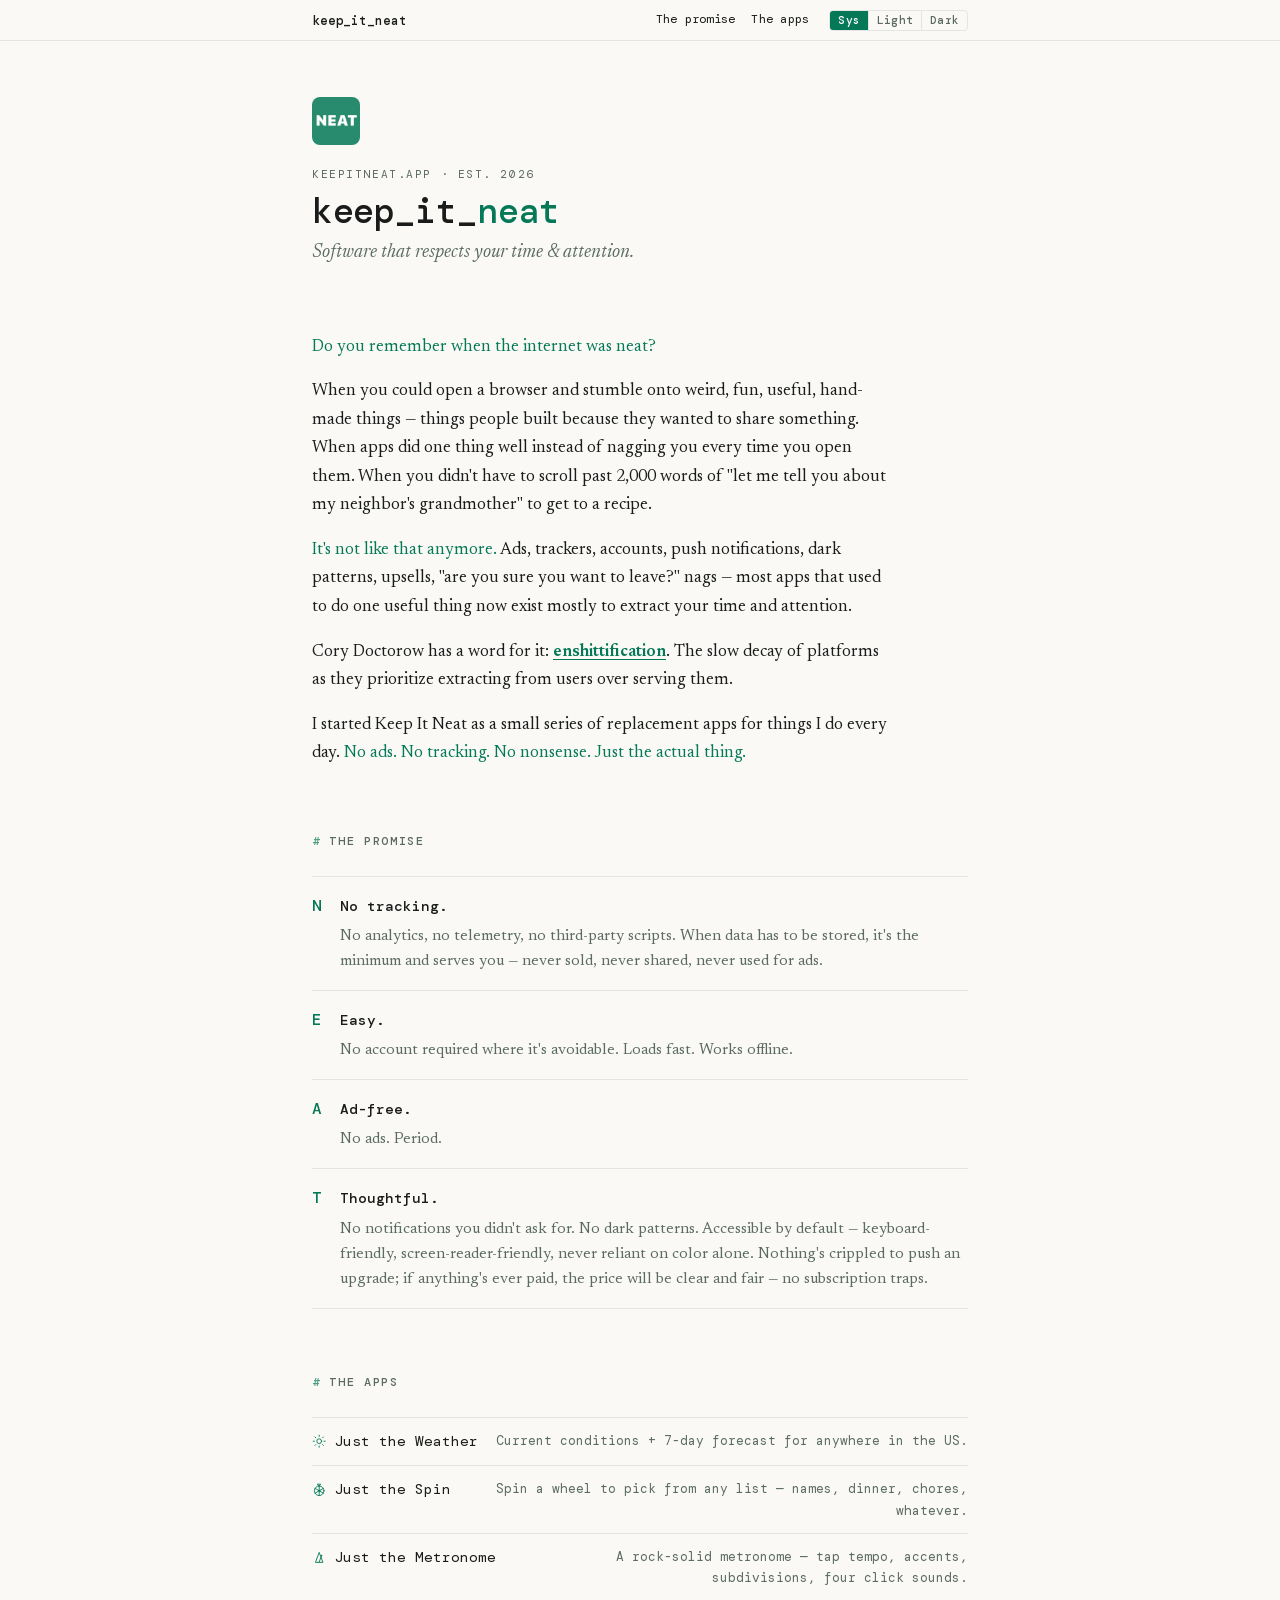
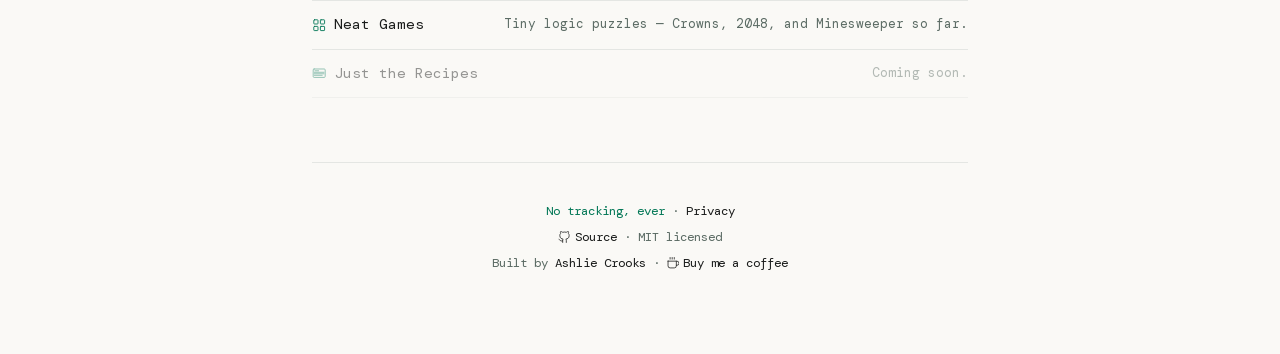
<file: index.html>
<!DOCTYPE html>
<html lang="en">
<head>
  <meta charset="UTF-8">
  <meta name="viewport" content="width=device-width, initial-scale=1">
  <title>Keep It Neat</title>
  <meta name="description" content="A small series of replacement apps for things you do every day. No ads. No tracking. No nonsense.">
  <meta name="theme-color" content="#047857">
  <link rel="icon" type="image/svg+xml" href="/icons/favicon.svg">
  <script>(function(){var s=localStorage.getItem('theme');if(s&&s!=='system')document.documentElement.setAttribute('data-theme',s);})();</script>
  <link rel="stylesheet" href="/styles.css">
</head>
<body id="top">
  <header class="topnav">
    <div class="topnav-inner">
      <a class="topnav-brand" href="#top">keep_it_neat</a>
      <button class="nav-toggle" id="nav-toggle" type="button" aria-label="Menu" aria-expanded="false" aria-controls="nav-menu">
        <svg viewBox="0 0 24 24" fill="none" stroke="currentColor" stroke-width="2" stroke-linecap="round" aria-hidden="true"><line x1="4" y1="7" x2="20" y2="7"/><line x1="4" y1="12" x2="20" y2="12"/><line x1="4" y1="17" x2="20" y2="17"/></svg>
      </button>
      <div class="topnav-menu" id="nav-menu">
        <nav class="topnav-links">
          <a href="#promise">The promise</a>
          <a href="#apps">The apps</a>
        </nav>
        <div class="theme-toggle" role="radiogroup" aria-label="Theme">
          <button type="button" data-theme-set="system" aria-pressed="true">Sys</button>
          <button type="button" data-theme-set="light" aria-pressed="false">Light</button>
          <button type="button" data-theme-set="dark" aria-pressed="false">Dark</button>
        </div>
      </div>
    </div>
  </header>
  <main>
    <header class="hero">
      <img src="/icons/neat-logo.png" alt="" width="48" height="48" class="hero-mark">
      <p class="hero-kicker">keepitneat.app · est. 2026</p>
      <h1>keep_it_<span class="wordmark-accent">neat</span></h1>
      <p class="tagline">Software that respects your time &amp; attention.</p>
      <p class="tagline-punch">Software that respects you.</p>
    </header>

    <section class="intro">
      <p><span class="highlight">Do you remember when the internet was neat?</span></p>
      <p>When you could open a browser and stumble onto weird, fun, useful, hand-made things — things people built because they wanted to share something. When apps did one thing well instead of nagging you every time you open them. When you didn't have to scroll past 2,000 words of "let me tell you about my neighbor's grandmother" to get to a recipe.</p>
      <p><span class="highlight">It's not like that anymore.</span> Ads, trackers, accounts, push notifications, dark patterns, upsells, "are you sure you want to leave?" nags — most apps that used to do one useful thing now exist mostly to extract your time and attention.</p>
      <p>Cory Doctorow has a word for it: <a href="https://pluralistic.net/2023/01/21/potemkin-ai/#hey-guys" target="_blank" rel="noopener noreferrer"><strong class="highlight">enshittification</strong></a>. The slow decay of platforms as they prioritize extracting from users over serving them.</p>
      <p>I started Keep It Neat as a small series of replacement apps for things I do every day. <span class="highlight">No ads. No tracking. No nonsense. Just the actual thing.</span></p>
    </section>

    <section class="promise" id="promise">
      <h2>the promise</h2>
      <dl>
        <div class="principle">
          <dt><span class="letter">N</span> No tracking.</dt>
          <dd>No analytics, no telemetry, no third-party scripts. When data has to be stored, it's the minimum and serves you — never sold, never shared, never used for ads.</dd>
        </div>
        <div class="principle">
          <dt><span class="letter">E</span> Easy.</dt>
          <dd>No account required where it's avoidable. Loads fast. Works offline.</dd>
        </div>
        <div class="principle">
          <dt><span class="letter">A</span> Ad-free.</dt>
          <dd>No ads. Period.</dd>
        </div>
        <div class="principle">
          <dt><span class="letter">T</span> Thoughtful.</dt>
          <dd>No notifications you didn't ask for. No dark patterns. Accessible by default — keyboard-friendly, screen-reader-friendly, never reliant on color alone. Nothing's crippled to push an upgrade; if anything's ever paid, the price will be clear and fair — no subscription traps.</dd>
        </div>
      </dl>
    </section>

    <section class="apps" id="apps">
      <h2>the apps</h2>
      <ul>
        <li>
          <a href="https://weather.keepitneat.app" class="app-link">
            <span class="app-name">
              <svg viewBox="0 0 24 24" fill="none" stroke="currentColor" stroke-width="1.5" stroke-linecap="round" stroke-linejoin="round" class="app-icon" aria-hidden="true">
                <circle cx="12" cy="12" r="4"/>
                <line x1="12" y1="2" x2="12" y2="4"/><line x1="12" y1="20" x2="12" y2="22"/>
                <line x1="2" y1="12" x2="4" y2="12"/><line x1="20" y1="12" x2="22" y2="12"/>
                <line x1="4.93" y1="4.93" x2="6.34" y2="6.34"/><line x1="17.66" y1="17.66" x2="19.07" y2="19.07"/>
                <line x1="4.93" y1="19.07" x2="6.34" y2="17.66"/><line x1="17.66" y1="6.34" x2="19.07" y2="4.93"/>
              </svg>
              Just the Weather
            </span>
            <span class="app-desc">Current conditions + 7-day forecast for anywhere in the US.</span>
          </a>
        </li>
        <li>
          <a href="https://spin.keepitneat.app" class="app-link">
            <span class="app-name">
              <svg viewBox="0 0 24 24" fill="none" stroke="currentColor" stroke-width="1.5" stroke-linecap="round" stroke-linejoin="round" class="app-icon" aria-hidden="true">
                <circle cx="12" cy="13" r="8"/>
                <line x1="12" y1="5" x2="12" y2="21"/>
                <line x1="5.07" y1="9" x2="18.93" y2="17"/>
                <line x1="5.07" y1="17" x2="18.93" y2="9"/>
                <circle cx="12" cy="13" r="1"/>
                <path d="M9.5 2 L14.5 2 L12 5 Z"/>
              </svg>
              Just the Spin
            </span>
            <span class="app-desc">Spin a wheel to pick from any list — names, dinner, chores, whatever.</span>
          </a>
        </li>
        <li>
          <a href="https://metronome.keepitneat.app" class="app-link">
            <span class="app-name">
              <svg viewBox="0 0 24 24" fill="none" stroke="currentColor" stroke-width="1.5" stroke-linecap="round" stroke-linejoin="round" class="app-icon" aria-hidden="true">
                <path d="M6 20 L12 4 L18 20 Z"/>
                <line x1="12" y1="20" x2="16" y2="9"/>
                <circle cx="16" cy="9" r="1.25" fill="currentColor" stroke="none"/>
              </svg>
              Just the Metronome
            </span>
            <span class="app-desc">A rock-solid metronome — tap tempo, accents, subdivisions, four click sounds.</span>
          </a>
        </li>
        <li>
          <a href="https://games.keepitneat.app" class="app-link">
            <span class="app-name">
              <svg viewBox="0 0 24 24" fill="none" stroke="currentColor" stroke-width="1.5" stroke-linecap="round" stroke-linejoin="round" class="app-icon" aria-hidden="true">
                <rect x="3" y="3" width="7" height="7" rx="1"/>
                <rect x="14" y="3" width="7" height="7" rx="1"/>
                <rect x="3" y="14" width="7" height="7" rx="1"/>
                <rect x="14" y="14" width="7" height="7" rx="1"/>
              </svg>
              Neat Games
            </span>
            <span class="app-desc">Tiny logic puzzles — Crowns, 2048, and Minesweeper so far.</span>
          </a>
        </li>
        <li>
          <span class="app-link app-soon">
            <span class="app-name">
              <svg viewBox="0 0 24 24" fill="none" stroke="currentColor" stroke-width="1.5" stroke-linecap="round" stroke-linejoin="round" class="app-icon" aria-hidden="true">
                <rect x="2" y="5" width="20" height="14" rx="1.5"/>
                <line x1="5" y1="8" x2="11" y2="8"/>
                <line x1="4" y1="10.5" x2="20" y2="10.5"/>
                <line x1="4" y1="13" x2="20" y2="13"/>
                <line x1="4" y1="15.5" x2="17" y2="15.5"/>
              </svg>
              Just the Recipes
            </span>
            <span class="app-desc">Coming soon.</span>
          </span>
        </li>
      </ul>
    </section>

    <footer>
      <p class="footer-line"><span class="footer-em">No tracking, ever</span> · <a href="/privacy/">Privacy</a></p>
      <p class="footer-line"><a href="https://github.com/keepitneat"><svg viewBox="0 0 24 24" fill="none" stroke="currentColor" stroke-width="1.5" stroke-linecap="round" stroke-linejoin="round" class="footer-icon" aria-hidden="true"><path d="M9 19c-5 1.5-5-2.5-7-3m14 6v-3.87a3.37 3.37 0 0 0-.94-2.61c3.14-.35 6.44-1.54 6.44-7A5.44 5.44 0 0 0 20 4.77 5.07 5.07 0 0 0 19.91 1S18.73.65 16 2.48a13.38 13.38 0 0 0-7 0C6.27.65 5.09 1 5.09 1A5.07 5.07 0 0 0 5 4.77a5.44 5.44 0 0 0-1.5 3.78c0 5.42 3.3 6.61 6.44 7A3.37 3.37 0 0 0 9 18.13V22"/></svg>Source</a> · MIT licensed</p>
      <p class="footer-line">Built by <a href="https://ashliecrooks.dev">Ashlie Crooks</a> · <a href="https://ko-fi.com/keepitneat"><svg viewBox="0 0 24 24" fill="none" stroke="currentColor" stroke-width="1.5" stroke-linecap="round" stroke-linejoin="round" class="footer-icon" aria-hidden="true"><path d="M18 8h1a4 4 0 0 1 0 8h-1"/><path d="M2 8h16v9a4 4 0 0 1-4 4H6a4 4 0 0 1-4-4V8z"/><line x1="6" y1="1" x2="6" y2="4"/><line x1="10" y1="1" x2="10" y2="4"/><line x1="14" y1="1" x2="14" y2="4"/></svg>Buy me a coffee</a></p>
    </footer>
  </main>
  <script src="/site.js" defer></script>
</body>
</html>
</file>
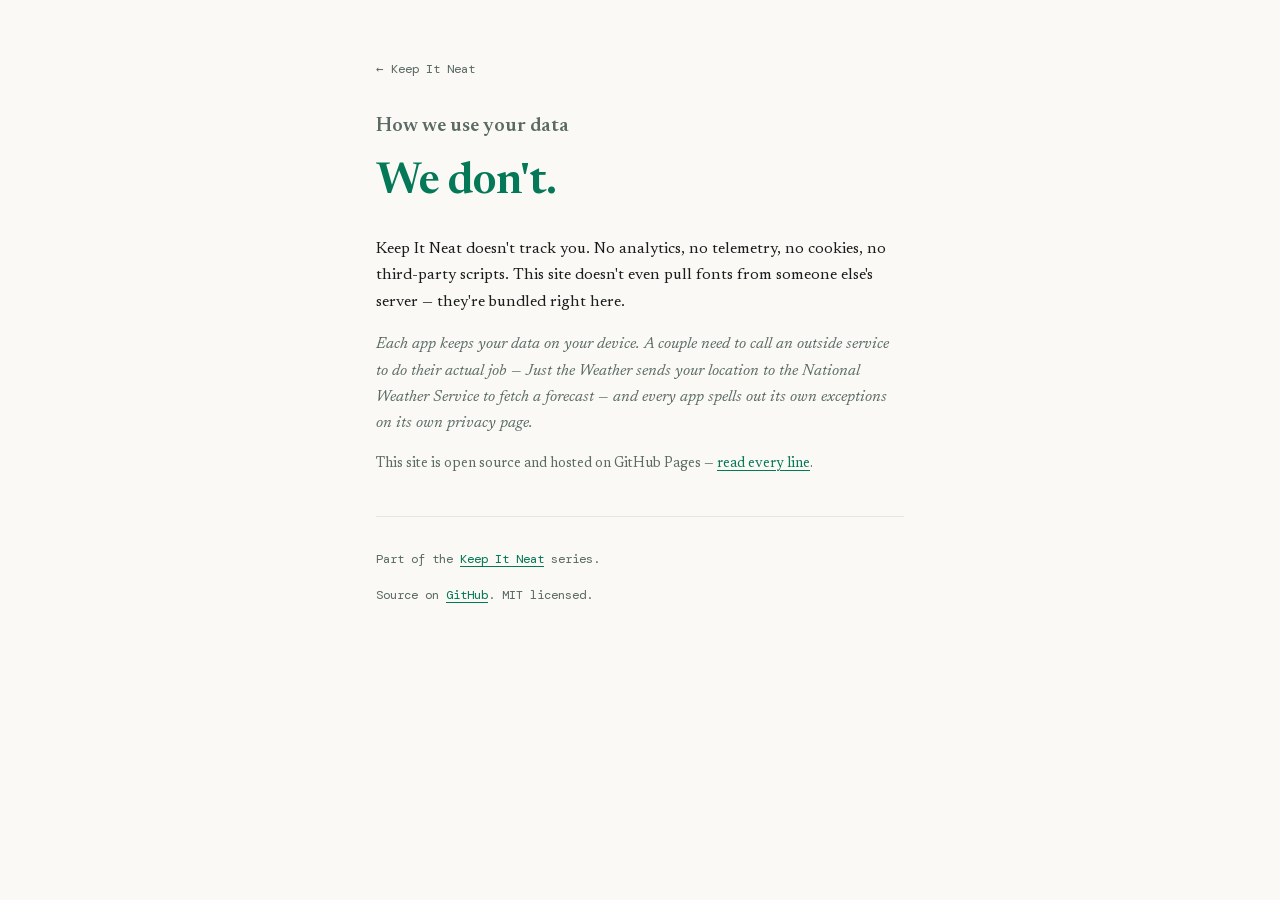
<file: privacy/index.html>
<!DOCTYPE html>
<html lang="en">
<head>
  <meta charset="UTF-8">
  <meta name="viewport" content="width=device-width, initial-scale=1">
  <title>Privacy · Keep It Neat</title>
  <meta name="description" content="How we use your data: we don't.">
  <meta name="theme-color" content="#047857">
  <link rel="icon" type="image/svg+xml" href="/icons/favicon.svg">
  <script>(function(){var s=localStorage.getItem('theme');if(s&&s!=='system')document.documentElement.setAttribute('data-theme',s);})();</script>
  <link rel="stylesheet" href="/styles.css">
</head>
<body>
  <main class="privacy">
    <p><a class="privacy-back" href="/">← Keep It Neat</a></p>

    <h1>How we use your data</h1>
    <p class="privacy-hero">We don't.</p>

    <p>Keep It Neat doesn't track you. No analytics, no telemetry, no cookies, no third-party scripts. This site doesn't even pull fonts from someone else's server — they're bundled right here.</p>

    <p class="privacy-caveat">Each app keeps your data on your device. A couple need to call an outside service to do their actual job — Just the Weather sends your location to the National Weather Service to fetch a forecast — and every app spells out its own exceptions on its own privacy page.</p>

    <p class="privacy-note">This site is open source and hosted on GitHub Pages — <a href="https://github.com/keepitneat">read every line</a>.</p>

    <footer>
      <p>Part of the <a href="/">Keep It Neat</a> series.</p>
      <p>Source on <a href="https://github.com/keepitneat">GitHub</a>. MIT licensed.</p>
    </footer>
  </main>
</body>
</html>
</file>
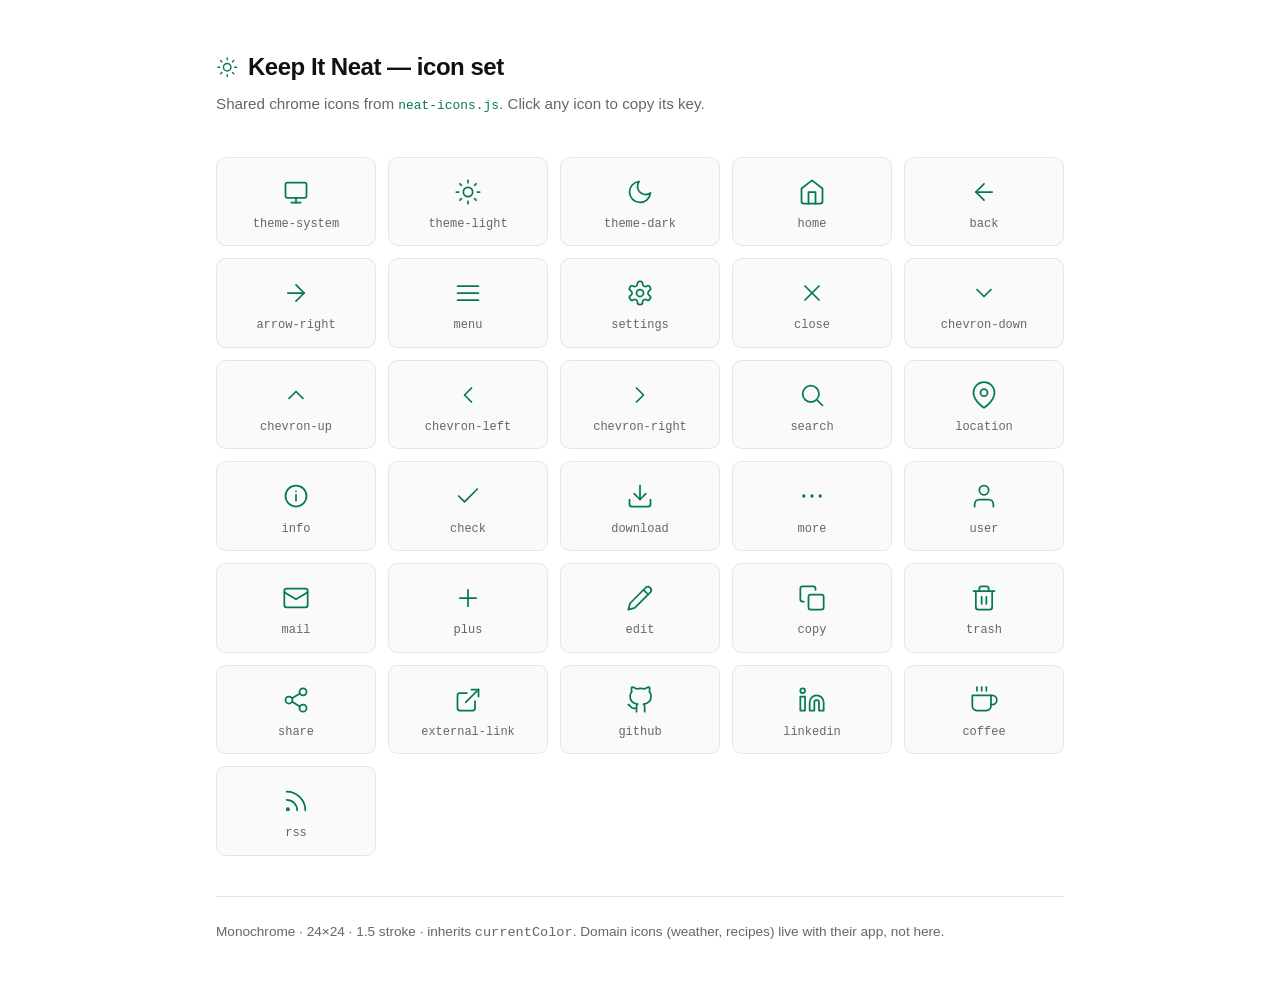
<file: icons/gallery.html>
<!DOCTYPE html>
<html lang="en">
<head>
  <meta charset="UTF-8">
  <meta name="viewport" content="width=device-width, initial-scale=1">
  <title>Keep It Neat — icon set</title>
  <meta name="robots" content="noindex">
  <!--
    Dev-only reference page for the shared chrome icons in neat-icons.js.
    Not linked from the live site. The brand page (index.html) stays
    pure HTML/CSS, no JS — this file is a workshop tool, not production.
    Serve it (ES module import needs HTTP): python3 -m http.server 8766
  -->
  <style>
    :root {
      --bg: #ffffff;
      --text: #111111;
      --text-muted: #666666;
      --border: #e5e5e5;
      --accent: #047857;
      --card-bg: #fafafa;
      --card-hover: #f0f0f0;
    }
    @media (prefers-color-scheme: dark) {
      :root {
        --bg: #0a0a0a;
        --text: #f5f5f5;
        --text-muted: #999999;
        --border: #222222;
        --accent: #34d399;
        --card-bg: #141414;
        --card-hover: #1c1c1c;
      }
    }
    * { box-sizing: border-box; margin: 0; padding: 0; }
    html {
      font-family: -apple-system, BlinkMacSystemFont, "Segoe UI", Roboto,
                   Oxygen, Ubuntu, Cantarell, "Helvetica Neue", sans-serif;
      line-height: 1.6;
      -webkit-font-smoothing: antialiased;
      color-scheme: light dark;
    }
    body { background: var(--bg); color: var(--text); min-height: 100vh; }
    main { max-width: 56rem; margin: 0 auto; padding: 3rem 1.5rem 4rem; }

    header { margin-bottom: 2.5rem; }
    h1 {
      font-size: 1.5rem; font-weight: 650; letter-spacing: -0.02em;
      display: flex; align-items: center; gap: 0.6rem;
    }
    h1 .mark { color: var(--accent); display: inline-flex; }
    h1 .mark svg { width: 1.4rem; height: 1.4rem; }
    .sub { color: var(--text-muted); margin-top: 0.35rem; font-size: 0.95rem; }
    .sub code {
      font-family: ui-monospace, SFMono-Regular, Menlo, monospace;
      font-size: 0.85em; color: var(--accent);
    }

    .grid {
      display: grid;
      grid-template-columns: repeat(auto-fill, minmax(8.5rem, 1fr));
      gap: 0.75rem;
    }
    .cell {
      background: var(--card-bg);
      border: 1px solid var(--border);
      border-radius: 0.6rem;
      padding: 1.25rem 0.75rem 0.9rem;
      display: flex; flex-direction: column; align-items: center; gap: 0.7rem;
      cursor: pointer;
      transition: background 0.15s ease, border-color 0.15s ease, transform 0.15s ease;
      position: relative;
    }
    .cell:hover {
      background: var(--card-hover);
      border-color: var(--accent);
      transform: translateY(-2px);
    }
    .cell:active { transform: translateY(0); }
    .cell .icon { width: 28px; height: 28px; color: var(--accent); }
    .cell .key {
      font-family: ui-monospace, SFMono-Regular, Menlo, monospace;
      font-size: 0.75rem; color: var(--text-muted);
      text-align: center; word-break: break-word;
    }
    .cell.copied { border-color: var(--accent); }
    .cell .toast {
      position: absolute; top: 0.4rem; right: 0.5rem;
      font-size: 0.65rem; font-weight: 600; color: var(--accent);
      opacity: 0; transition: opacity 0.15s ease; pointer-events: none;
    }
    .cell.copied .toast { opacity: 1; }

    footer {
      margin-top: 2.5rem; padding-top: 1.5rem;
      border-top: 1px solid var(--border);
      color: var(--text-muted); font-size: 0.85rem;
    }
  </style>
</head>
<body>
  <main>
    <header>
      <h1><span class="mark" id="mark"></span> Keep It Neat — icon set</h1>
      <p class="sub">Shared chrome icons from <code>neat-icons.js</code>. Click any icon to copy its key.</p>
    </header>

    <div class="grid" id="grid"></div>

    <footer>
      Monochrome · 24×24 · 1.5 stroke · inherits <code>currentColor</code>.
      Domain icons (weather, recipes) live with their app, not here.
    </footer>
  </main>

  <script type="module">
    import { NEAT_ICONS } from './neat-icons.js';

    // Brand mark in the header reuses the theme-light (sun) glyph.
    document.getElementById('mark').innerHTML = NEAT_ICONS['theme-light'];

    const grid = document.getElementById('grid');
    for (const [key, svg] of Object.entries(NEAT_ICONS)) {
      const cell = document.createElement('button');
      cell.type = 'button';
      cell.className = 'cell';
      cell.innerHTML = `${svg}<span class="key">${key}</span><span class="toast">copied</span>`;
      cell.addEventListener('click', async () => {
        try { await navigator.clipboard.writeText(key); } catch { /* ignore */ }
        cell.classList.add('copied');
        setTimeout(() => cell.classList.remove('copied'), 1000);
      });
      grid.appendChild(cell);
    }
  </script>
</body>
</html>
</file>
<file: styles.css>
/* ─── Self-hosted fonts ────────────────────────────────────────── */

@font-face {
  font-family: 'DM Mono';
  font-style: normal;
  font-weight: 400;
  font-display: swap;
  src: url('/fonts/dm-mono-400.woff2') format('woff2');
  unicode-range: U+0000-00FF, U+0131, U+0152-0153, U+02BB-02BC, U+02C6, U+02DA,
    U+02DC, U+0304, U+0308, U+0329, U+2000-206F, U+20AC, U+2122, U+2191, U+2193,
    U+2212, U+2215, U+FEFF, U+FFFD;
}

@font-face {
  font-family: 'DM Mono';
  font-style: normal;
  font-weight: 500;
  font-display: swap;
  src: url('/fonts/dm-mono-500.woff2') format('woff2');
  unicode-range: U+0000-00FF, U+0131, U+0152-0153, U+02BB-02BC, U+02C6, U+02DA,
    U+02DC, U+0304, U+0308, U+0329, U+2000-206F, U+20AC, U+2122, U+2191, U+2193,
    U+2212, U+2215, U+FEFF, U+FFFD;
}

@font-face {
  font-family: 'Newsreader';
  font-style: normal;
  font-weight: 400 600;
  font-display: swap;
  src: url('/fonts/newsreader.woff2') format('woff2');
  unicode-range: U+0000-00FF, U+0131, U+0152-0153, U+02BB-02BC, U+02C6, U+02DA,
    U+02DC, U+0304, U+0308, U+0329, U+2000-206F, U+20AC, U+2122, U+2191, U+2193,
    U+2212, U+2215, U+FEFF, U+FFFD;
}

@font-face {
  font-family: 'Newsreader';
  font-style: italic;
  font-weight: 400 500;
  font-display: swap;
  src: url('/fonts/newsreader-italic.woff2') format('woff2');
  unicode-range: U+0000-00FF, U+0131, U+0152-0153, U+02BB-02BC, U+02C6, U+02DA,
    U+02DC, U+0304, U+0308, U+0329, U+2000-206F, U+20AC, U+2122, U+2191, U+2193,
    U+2212, U+2215, U+FEFF, U+FFFD;
}

/* ─── Design tokens ────────────────────────────────────────────── */

:root {
  --bg:     #faf9f6;
  --text:   #1a1c1b;
  --muted:  #5b6b64;
  --accent: #047857;
  --border: #e4e6e3;
  --card:   #ffffff;

  --mono:  'DM Mono', ui-monospace, SFMono-Regular, Menlo, monospace;
  --serif: 'Newsreader', Georgia, 'Times New Roman', serif;
  --sans:  -apple-system, BlinkMacSystemFont, "Segoe UI", Roboto, sans-serif;
}

@media (prefers-color-scheme: dark) {
  :root {
    --bg:     #0e1311;
    --text:   #e6efe9;
    --muted:  #9fc2b4;
    --accent: #34d399;
    --border: #1c2a25;
    --card:   #121817;
  }
}

[data-theme="light"] {
  --bg:     #faf9f6;
  --text:   #1a1c1b;
  --muted:  #5b6b64;
  --accent: #047857;
  --border: #e4e6e3;
  --card:   #ffffff;
}

[data-theme="dark"] {
  --bg:     #0e1311;
  --text:   #e6efe9;
  --muted:  #9fc2b4;
  --accent: #34d399;
  --border: #1c2a25;
  --card:   #121817;
}

/* ─── Top nav ───────────────────────────────────────────────────── */

.topnav {
  position: sticky;
  top: 0;
  z-index: 100;
  background: var(--bg);
  border-bottom: 1px solid var(--border);
}

.topnav-inner {
  max-width: 44rem;
  margin: 0 auto;
  padding: 0.6rem 1.5rem;
  display: flex;
  align-items: center;
  gap: 1.25rem;
  flex-wrap: wrap;
}

.topnav-brand {
  font-family: var(--mono);
  font-size: 0.8rem;
  font-weight: 500;
  color: var(--text);
  text-decoration: none;
  letter-spacing: -0.01em;
  flex-shrink: 0;
  margin-right: auto;
}

.topnav-brand:hover {
  color: var(--accent);
  text-decoration: none;
}

.topnav-links {
  display: flex;
  align-items: center;
  gap: 1rem;
}

.topnav-links a {
  font-family: var(--mono);
  font-size: 0.75rem;
  color: var(--text);
  text-decoration: none;
  letter-spacing: 0.02em;
  transition: color 0.12s ease;
}

.topnav-links a:hover {
  color: var(--accent);
  text-decoration: none;
}

/* 3-state theme toggle */
.theme-toggle {
  display: flex;
  align-items: center;
  border: 1px solid var(--border);
  border-radius: 4px;
  overflow: hidden;
  flex-shrink: 0;
}

.theme-toggle button {
  font-family: var(--mono);
  font-size: 0.7rem;
  font-weight: 500;
  background: transparent;
  color: var(--muted);
  border: none;
  border-left: 1px solid var(--border);
  padding: 0.25rem 0.5rem;
  cursor: pointer;
  line-height: 1;
  transition: background 0.12s ease, color 0.12s ease;
  letter-spacing: 0.02em;
}

.theme-toggle button:first-child {
  border-left: none;
}

.theme-toggle button:hover {
  color: var(--text);
}

.theme-toggle button[aria-pressed="true"] {
  background: var(--accent);
  color: #fff;
}

[data-theme="light"] .theme-toggle button[aria-pressed="true"] {
  color: #fff;
}

[data-theme="dark"] .theme-toggle button[aria-pressed="true"] {
  color: #0e1311;
}

/* Hamburger button — hidden on wide screens, shown ≤640px */
.nav-toggle {
  display: none;
  width: 38px;
  height: 34px;
  align-items: center;
  justify-content: center;
  padding: 0;
  background: transparent;
  border: 1px solid var(--border);
  border-radius: 6px;
  color: var(--text);
  cursor: pointer;
}
.nav-toggle svg { width: 20px; height: 20px; }
.nav-toggle:hover { color: var(--accent); border-color: var(--accent); }

/* On wide screens the menu is an inline row (links + toggle) */
.topnav-menu { display: flex; align-items: center; gap: 1.25rem; }

@media (max-width: 640px) {
  .topnav-inner { position: relative; }
  .nav-toggle { display: inline-flex; }
  .topnav-menu {
    display: none;
    position: absolute;
    left: 0;
    right: 0;
    top: 100%;
    flex-direction: column;
    align-items: flex-end;
    gap: 1rem;
    padding: 1rem 1.5rem;
    background: var(--bg);
    border-bottom: 1px solid var(--border);
    box-shadow: 0 8px 16px rgba(0, 0, 0, 0.12);
  }
  .topnav-menu.open { display: flex; }

  /* Stack the nav links vertically in the dropdown, right-aligned under the
     hamburger (the theme toggle stays a horizontal segment) */
  .topnav-menu .topnav-links {
    flex-direction: column;
    align-items: flex-end;
    gap: 0.85rem;
  }

  /* Apps list: stack name over a wrapping description so it can't overflow.
     Uses .apps … (specificity 0,2,0) to win over the base .app-link/.app-desc
     rules, which are defined later in the file. */
  .apps .app-link {
    flex-direction: column;
    align-items: flex-start;
    gap: 0.2rem;
  }
  .apps .app-desc {
    text-align: left;
    white-space: normal;
  }
}

/* ─── Reset + base ─────────────────────────────────────────────── */

* {
  box-sizing: border-box;
  margin: 0;
  padding: 0;
}

html {
  font-family: var(--serif);
  font-size: 1rem;
  line-height: 1.65;
  -webkit-font-smoothing: antialiased;
  color-scheme: light dark;
}

body {
  background: var(--bg);
  color: var(--text);
  min-height: 100vh;
}

main {
  max-width: 44rem;
  margin: 0 auto;
  padding: 3.5rem 1.5rem 5rem;
}

a {
  color: var(--accent);
  text-decoration: underline;
  text-underline-offset: 3px;
}

a:hover {
  text-decoration: none;
}

/* Readable text selection in both themes (accent bg + bg-colored text are
   always high-contrast opposites). */
::selection { background: var(--accent); color: var(--bg); }
::-moz-selection { background: var(--accent); color: var(--bg); }

@media (prefers-reduced-motion: reduce) {
  * {
    transition: none !important;
  }
}

/* ─── Hero ─────────────────────────────────────────────────────── */

.hero {
  margin-bottom: 4rem;
}

/* Logo mark: keep small and restrained — D3 is type-led */
.hero-mark {
  display: block;
  margin: 0 0 1.25rem;
  width: 48px;
  height: 48px;
  border-radius: 0.5rem;
  opacity: 0.85;
}

.hero-kicker {
  font-family: var(--mono);
  font-size: 0.7rem;
  letter-spacing: 0.14em;
  text-transform: uppercase;
  color: var(--muted);
  margin-bottom: 0.5rem;
}

.hero h1 {
  font-family: var(--mono);
  font-weight: 500;
  font-size: 2.2rem;
  letter-spacing: -0.01em;
  line-height: 1.1;
  margin-bottom: 0.4rem;
  color: var(--text);
}

.hero h1 .wordmark-accent {
  color: var(--accent);
}

.tagline {
  font-family: var(--serif);
  font-style: italic;
  font-size: 1.2rem;
  color: var(--muted);
  margin: 0;
}

/* tagline-punch is kept in markup for copy-parity but hidden — the
   italic tagline carries the same intent in D3. */
.tagline-punch {
  display: none;
}

/* ─── Intro / manifesto ─────────────────────────────────────────── */

.intro {
  max-width: 36rem;
  margin-bottom: 4rem;
}

.intro p {
  font-size: 1.05rem;
  line-height: 1.7;
  margin-bottom: 1rem;
  color: var(--text);
}

.intro p:last-child {
  margin-bottom: 0;
}

/* Green emphasis for key phrases — use sparingly. */
.highlight {
  color: var(--accent);
  font-style: normal;
}

/* ─── Section headings — mono label style ─────────────────────── */

section h2 {
  font-family: var(--mono);
  font-weight: 500;
  font-size: 0.75rem;
  letter-spacing: 0.14em;
  text-transform: uppercase;
  color: var(--muted);
  margin-bottom: 1.5rem;
}

/* The "# " prefix is rendered via ::before so it appears naturally
   without appearing in copy-paste or screen readers. */
section h2::before {
  content: '# ';
  color: var(--accent);
  opacity: 0.7;
}

/* ─── Promise (NEAT values) ─────────────────────────────────────── */

.promise {
  margin-bottom: 4rem;
}

.promise dl {
  display: flex;
  flex-direction: column;
  gap: 0;
}

.principle {
  border-bottom: 1px solid var(--border);
  padding: 1rem 0;
}

.principle:first-of-type {
  border-top: 1px solid var(--border);
}

.principle dt {
  font-family: var(--mono);
  font-size: 0.9rem;
  font-weight: 500;
  margin-bottom: 0.3rem;
  display: flex;
  align-items: baseline;
  gap: 0.75rem;
}

.principle .letter {
  font-family: var(--mono);
  font-size: 1rem;
  font-weight: 500;
  color: var(--accent);
  min-width: 1rem;
}

.principle dd {
  font-family: var(--serif);
  font-size: 0.95rem;
  color: var(--muted);
  margin-left: 1.75rem;
}

/* ─── Apps list ─────────────────────────────────────────────────── */

.apps {
  margin-bottom: 4rem;
}

.apps ul {
  list-style: none;
  display: flex;
  flex-direction: column;
  gap: 0;
}

.app-link {
  display: flex;
  justify-content: space-between;
  align-items: flex-start;   /* top-align name + desc so a wrapped desc doesn't float the label */
  gap: 1rem;
  padding: 0.75rem 0;
  border-bottom: 1px solid var(--border);
  text-decoration: none;
  color: var(--text);
  transition: color 0.12s ease;
  font-family: var(--mono);
  font-size: 0.9rem;
}

.apps ul li:first-child .app-link {
  border-top: 1px solid var(--border);
}

a.app-link:hover {
  color: var(--accent);
  text-decoration: none;
}

a.app-link:hover .app-icon {
  color: var(--accent);
}

.app-name {
  display: flex;
  align-items: center;
  gap: 0.5rem;
  flex-shrink: 0;
}

.app-icon {
  width: 1em;
  height: 1em;
  flex-shrink: 0;
  color: var(--accent);
}

.app-soon {
  opacity: 0.45;
  cursor: default;
}

.app-desc {
  font-family: var(--mono);
  font-size: 0.8rem;
  color: var(--muted);
  text-align: right;
  min-width: 0;   /* allow the desc to shrink + wrap instead of overflowing the row */
}

/* ─── Footer ────────────────────────────────────────────────────── */

footer {
  padding-top: 2rem;
  border-top: 1px solid var(--border);
  font-family: var(--mono);
  font-size: 0.78rem;
  color: var(--muted);
}

footer p {
  margin-bottom: 0.4rem;
}

footer p:last-child {
  margin-bottom: 0;
}

.footer-icon {
  width: 1em;
  height: 1em;
  vertical-align: -0.15em;
  margin-right: 0.3em;
  flex-shrink: 0;
}

/* Home footer: three centered, thematically-grouped lines
   (promise+privacy / open-source facts / maker+support) */
.footer-line {
  text-align: center;
  margin: 0.35rem 0;
}
.footer-line a {
  color: var(--text);
  text-decoration: none;
}
.footer-line a:hover { color: var(--accent); }
.footer-em { color: var(--accent); } /* the "No tracking, ever" promise */

svg#ko-fi {
  margin-left: 0.2em;
}

/* ─── Privacy page (/privacy/) ──────────────────────────────────── */

.privacy {
  max-width: 36rem;
  margin: 0 auto;
  padding: 3.5rem 1.5rem 5rem;
}

.privacy-back {
  color: var(--muted);
  text-decoration: none;
  font-family: var(--mono);
  font-size: 0.78rem;
}
.privacy-back:hover { color: var(--accent); text-decoration: none; }

.privacy h1 {
  font-size: 1.25rem;
  font-weight: 600;
  color: var(--muted);
  margin: 1.75rem 0 0;
}

.privacy-hero {
  font-size: 2.75rem;
  font-weight: 700;
  letter-spacing: -0.02em;
  color: var(--accent);
  margin: 0.25rem 0 1.5rem;
}

.privacy p { line-height: 1.65; margin-bottom: 1rem; }
.privacy-caveat { font-style: italic; color: var(--muted); }
.privacy-note { font-size: 0.875rem; color: var(--muted); }

.privacy footer {
  margin-top: 2.5rem;
}
</file>
